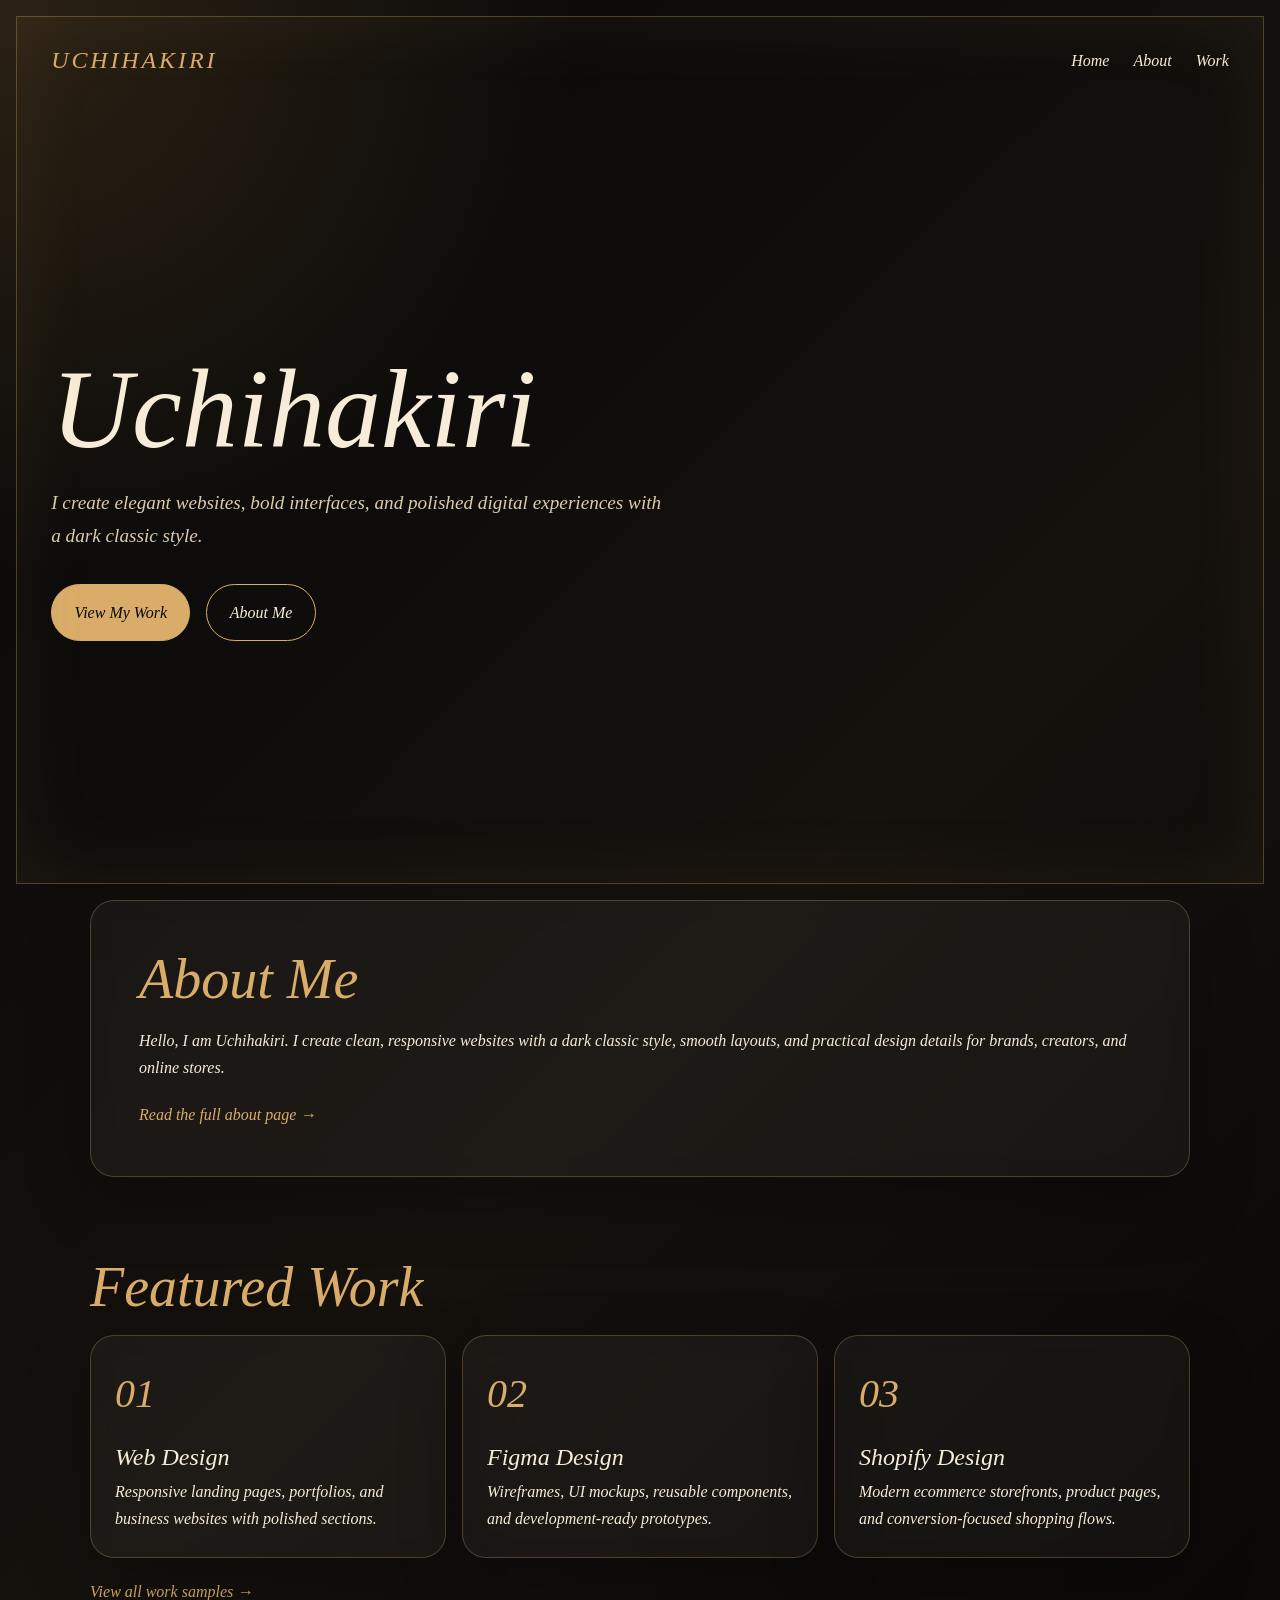
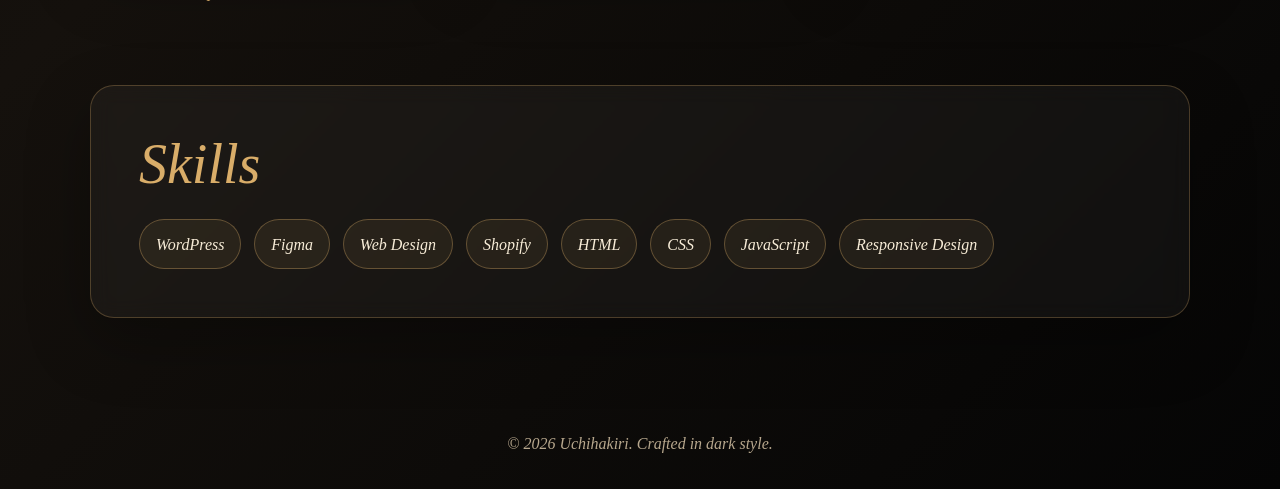
<file: index.html>
<!DOCTYPE html>
<html lang="en">
<head>
  <meta charset="UTF-8" />
  <meta name="viewport" content="width=device-width, initial-scale=1.0" />
  <title>Uchihakiri | Portfolio</title>
  <link rel="stylesheet" href="style.css" />
</head>
<body>
  <header class="hero">
    <nav class="nav">
      <a class="logo" href="index.html">Uchihakiri</a>
      <button class="menu-toggle" aria-label="Toggle navigation">☰</button>
      <ul class="nav-links">
        <li><a href="index.html">Home</a></li>
        <li><a href="about.html">About</a></li>
        <li><a href="work.html">Work</a></li>
      </ul>
    </nav>

    <section class="hero-content">
      <h1>Uchihakiri</h1>
      <p class="intro">I create elegant websites, bold interfaces, and polished digital experiences with a dark classic style.</p>
      <div class="actions">
        <a class="button" href="work.html">View My Work</a>
        <a class="button secondary" href="about.html">About Me</a>
      </div>
    </section>
  </header>

  <main>
    <section id="about" class="section card">
      <h2>About Me</h2>
      <p>
        Hello, I am Uchihakiri. I create clean, responsive websites with a dark classic style, smooth layouts,
        and practical design details for brands, creators, and online stores.
      </p>
      <a class="text-link" href="about.html">Read the full about page →</a>
    </section>

    <section id="work" class="section">
      <h2>Featured Work</h2>
      <div class="projects">
        <article class="project-card">
          <span>01</span>
          <h3>Web Design</h3>
          <p>Responsive landing pages, portfolios, and business websites with polished sections.</p>
        </article>
        <article class="project-card">
          <span>02</span>
          <h3>Figma Design</h3>
          <p>Wireframes, UI mockups, reusable components, and development-ready prototypes.</p>
        </article>
        <article class="project-card">
          <span>03</span>
          <h3>Shopify Design</h3>
          <p>Modern ecommerce storefronts, product pages, and conversion-focused shopping flows.</p>
        </article>
      </div>
      <a class="text-link" href="work.html">View all work samples →</a>
    </section>

    <section id="skills" class="section card">
      <h2>Skills</h2>
      <div class="skills-list">
        <span>WordPress</span>
        <span>Figma</span>
        <span>Web Design</span>
        <span>Shopify</span>
        <span>HTML</span>
        <span>CSS</span>
        <span>JavaScript</span>
        <span>Responsive Design</span>
      </div>
    </section>
  </main>

  <footer>
    <p>© <span id="year"></span> Uchihakiri. Crafted in dark style.</p>
  </footer>

  <script src="script.js"></script>
</body>
</html>
</file>
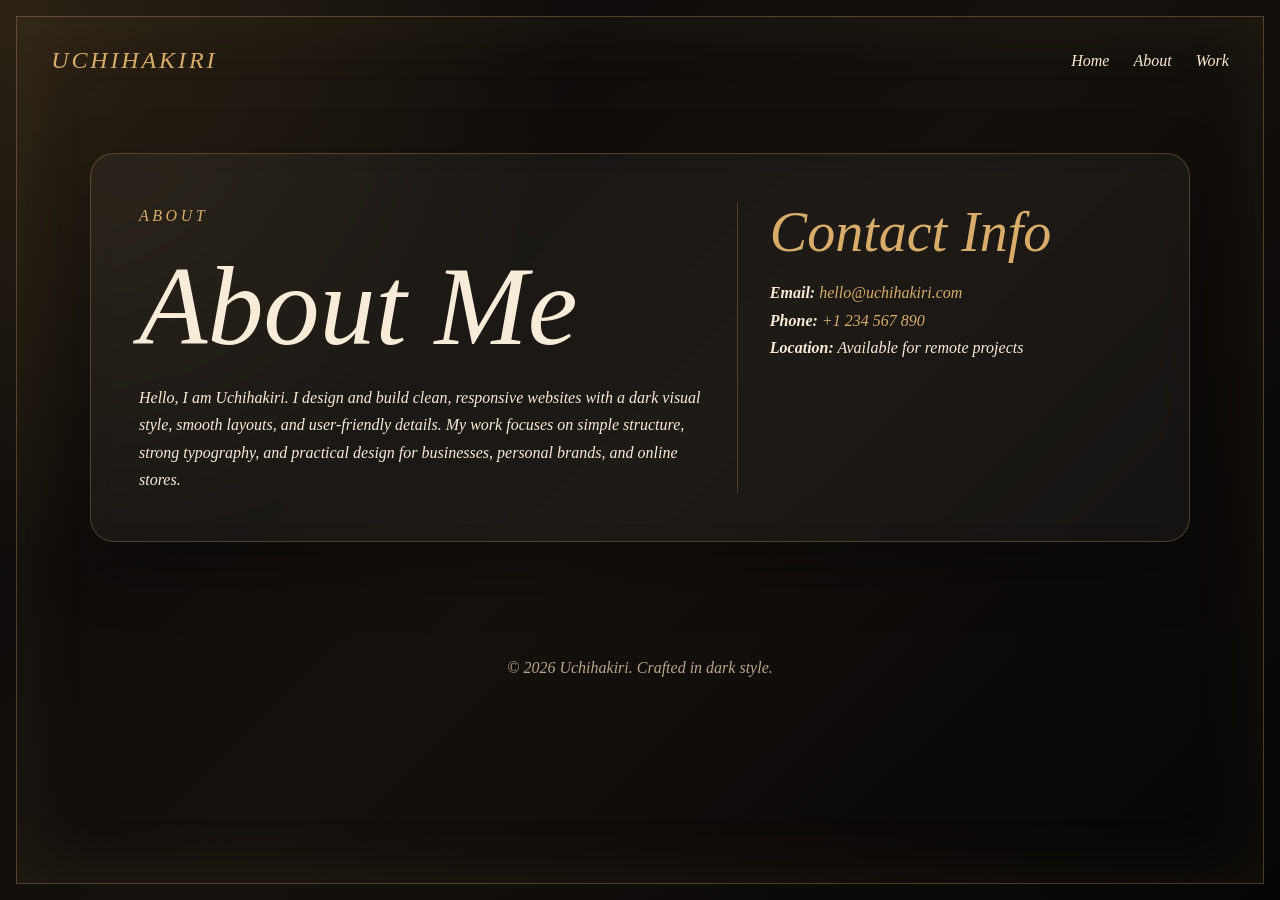
<file: about.html>
<!DOCTYPE html>
<html lang="en">
<head>
  <meta charset="UTF-8" />
  <meta name="viewport" content="width=device-width, initial-scale=1.0" />
  <title>About | Uchihakiri</title>
  <link rel="stylesheet" href="style.css" />
</head>
<body>
  <header class="page-header">
    <nav class="nav">
      <a class="logo" href="index.html">Uchihakiri</a>
      <button class="menu-toggle" aria-label="Toggle navigation">☰</button>
      <ul class="nav-links">
        <li><a href="index.html">Home</a></li>
        <li><a href="about.html">About</a></li>
        <li><a href="work.html">Work</a></li>
      </ul>
    </nav>
  </header>

  <main class="page-main">
    <section class="section card about-layout">
      <div>
        <p class="eyebrow">About</p>
        <h1>About Me</h1>
        <p>
          Hello, I am Uchihakiri. I design and build clean, responsive websites with a dark visual style,
          smooth layouts, and user-friendly details. My work focuses on simple structure, strong typography,
          and practical design for businesses, personal brands, and online stores.
        </p>
      </div>
      <div class="contact-panel">
        <h2>Contact Info</h2>
        <p><strong>Email:</strong> <a href="mailto:hello@uchihakiri.com">hello@uchihakiri.com</a></p>
        <p><strong>Phone:</strong> <a href="tel:+1234567890">+1 234 567 890</a></p>
        <p><strong>Location:</strong> Available for remote projects</p>
      </div>
    </section>
  </main>

  <footer>
    <p>© <span id="year"></span> Uchihakiri. Crafted in dark style.</p>
  </footer>

  <script src="script.js"></script>
</body>
</html>
</file>
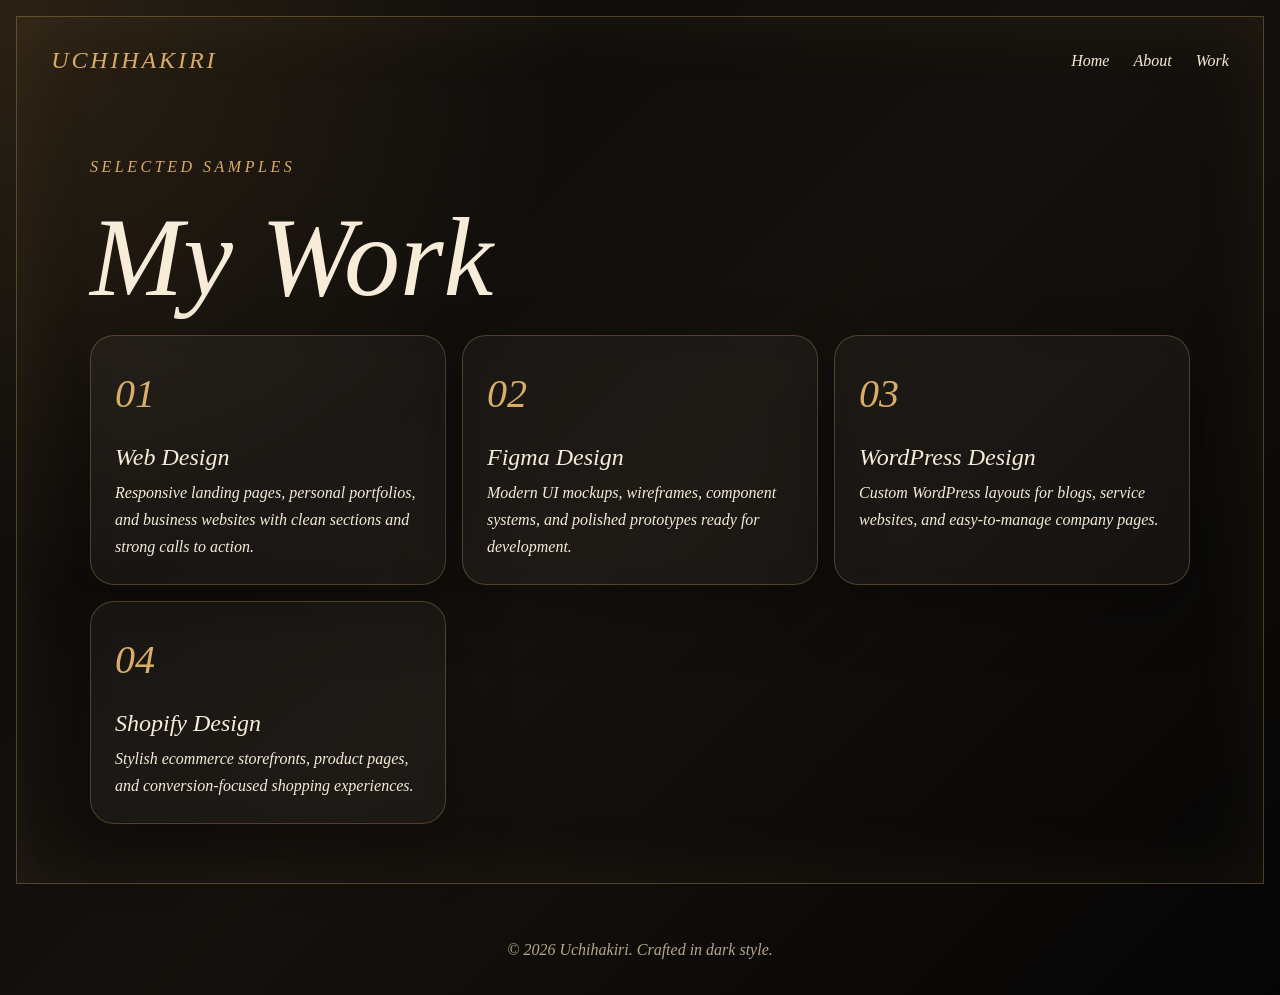
<file: work.html>
<!DOCTYPE html>
<html lang="en">
<head>
  <meta charset="UTF-8" />
  <meta name="viewport" content="width=device-width, initial-scale=1.0" />
  <title>Work | Uchihakiri</title>
  <link rel="stylesheet" href="style.css" />
</head>
<body>
  <header class="page-header">
    <nav class="nav">
      <a class="logo" href="index.html">Uchihakiri</a>
      <button class="menu-toggle" aria-label="Toggle navigation">☰</button>
      <ul class="nav-links">
        <li><a href="index.html">Home</a></li>
        <li><a href="about.html">About</a></li>
        <li><a href="work.html">Work</a></li>
      </ul>
    </nav>
  </header>

  <main class="page-main">
    <section class="section">
      <p class="eyebrow">Selected samples</p>
      <h1>My Work</h1>
      <div class="projects work-grid">
        <article class="project-card">
          <span>01</span>
          <h3>Web Design</h3>
          <p>Responsive landing pages, personal portfolios, and business websites with clean sections and strong calls to action.</p>
        </article>
        <article class="project-card">
          <span>02</span>
          <h3>Figma Design</h3>
          <p>Modern UI mockups, wireframes, component systems, and polished prototypes ready for development.</p>
        </article>
        <article class="project-card">
          <span>03</span>
          <h3>WordPress Design</h3>
          <p>Custom WordPress layouts for blogs, service websites, and easy-to-manage company pages.</p>
        </article>
        <article class="project-card">
          <span>04</span>
          <h3>Shopify Design</h3>
          <p>Stylish ecommerce storefronts, product pages, and conversion-focused shopping experiences.</p>
        </article>
      </div>
    </section>
  </main>

  <footer>
    <p>© <span id="year"></span> Uchihakiri. Crafted in dark style.</p>
  </footer>

  <script src="script.js"></script>
</body>
</html>
</file>
<file: style.css>
* {
  box-sizing: border-box;
  margin: 0;
  padding: 0;
}

html {
  scroll-behavior: smooth;
}

body {
  min-height: 100vh;
  color: #f7ecd7;
  background:
    radial-gradient(circle at top left, rgba(186, 136, 69, 0.2), transparent 36rem),
    linear-gradient(135deg, #080808 0%, #15110d 50%, #050505 100%);
  font-family: Georgia, 'Times New Roman', serif;
  font-style: italic;
  line-height: 1.7;
}

body::before {
  content: '';
  position: fixed;
  inset: 1rem;
  pointer-events: none;
  border: 1px solid rgba(218, 178, 108, 0.32);
  box-shadow: inset 0 0 5rem rgba(218, 178, 108, 0.08);
}

a {
  color: inherit;
  text-decoration: none;
}

.hero,
.page-header {
  display: flex;
  flex-direction: column;
  padding: 1.5rem clamp(1rem, 4vw, 4rem);
}

.hero {
  min-height: 100vh;
}

.page-header {
  min-height: auto;
}

.nav {
  display: flex;
  align-items: center;
  justify-content: space-between;
  padding: 1rem 0;
}

.logo {
  color: #d9ad69;
  font-size: 1.5rem;
  letter-spacing: 0.12em;
  text-transform: uppercase;
}

.nav-links {
  display: flex;
  gap: 1.5rem;
  list-style: none;
}

.nav-links a {
  transition: color 0.2s ease;
}

.nav-links a:hover {
  color: #d9ad69;
}

.menu-toggle {
  display: none;
  color: #f7ecd7;
  background: none;
  border: 1px solid rgba(217, 173, 105, 0.5);
  border-radius: 999px;
  padding: 0.35rem 0.65rem;
  font-size: 1.25rem;
}

.hero-content {
  max-width: 780px;
  margin: auto 0;
  padding: 5rem 0;
}

.page-main {
  padding-top: 2rem;
}

.actions {
  display: flex;
  flex-wrap: wrap;
  gap: 1rem;
}

.eyebrow {
  color: #d9ad69;
  letter-spacing: 0.22em;
  text-transform: uppercase;
}

h1,
h2,
h3 {
  font-weight: 500;
  line-height: 1.1;
}

h1 {
  margin: 1rem 0;
  font-size: clamp(3rem, 9vw, 7rem);
}

h2 {
  margin-bottom: 1rem;
  color: #d9ad69;
  font-size: clamp(2rem, 5vw, 3.5rem);
}

.intro {
  max-width: 620px;
  margin-bottom: 2rem;
  color: #dccbb0;
  font-size: 1.2rem;
}

.button {
  display: inline-block;
  border: 1px solid #d9ad69;
  border-radius: 999px;
  padding: 0.85rem 1.4rem;
  color: #080808;
  background: #d9ad69;
  transition: transform 0.2s ease, box-shadow 0.2s ease;
}

.button:hover {
  transform: translateY(-3px);
  box-shadow: 0 0.8rem 2rem rgba(217, 173, 105, 0.25);
}

.secondary {
  color: #f7ecd7;
  background: transparent;
}

.section {
  width: min(1100px, calc(100% - 2rem));
  margin: 0 auto 5rem;
}

.about-layout {
  display: grid;
  grid-template-columns: 1.4fr 1fr;
  gap: 2rem;
}

.contact-panel {
  border-left: 1px solid rgba(217, 173, 105, 0.28);
  padding-left: 2rem;
}

.contact-panel a {
  color: #d9ad69;
}

.work-grid {
  grid-template-columns: repeat(4, 1fr);
}

.card,
.project-card {
  border: 1px solid rgba(217, 173, 105, 0.28);
  border-radius: 1.5rem;
  background: rgba(255, 255, 255, 0.04);
  box-shadow: 0 1.5rem 4rem rgba(0, 0, 0, 0.28);
  backdrop-filter: blur(10px);
}

.card {
  padding: clamp(1.5rem, 4vw, 3rem);
}

.projects {
  display: grid;
  grid-template-columns: repeat(3, 1fr);
  gap: 1rem;
}

.project-card {
  padding: 1.5rem;
}

.project-card span {
  color: #d9ad69;
  font-size: 2.5rem;
}

.project-card h3 {
  margin: 1rem 0 0.5rem;
  font-size: 1.5rem;
}


.text-link {
  display: inline-block;
  margin-top: 1.25rem;
  color: #d9ad69;
  transition: color 0.2s ease, transform 0.2s ease;
}

.text-link:hover {
  color: #f7ecd7;
  transform: translateX(0.25rem);
}

.skills-list {
  display: flex;
  flex-wrap: wrap;
  gap: 0.8rem;
  margin-top: 1.5rem;
}

.skills-list span {
  border: 1px solid rgba(217, 173, 105, 0.35);
  border-radius: 999px;
  padding: 0.65rem 1rem;
  color: #f7ecd7;
  background: rgba(217, 173, 105, 0.08);
}

.contact {
  text-align: center;
}

.contact p {
  margin-bottom: 1.5rem;
}

footer {
  padding: 2rem;
  color: #b7a78d;
  text-align: center;
}

@media (max-width: 760px) {
  .menu-toggle {
    display: block;
  }

  .nav-links {
    position: absolute;
    top: 5rem;
    right: 1rem;
    display: none;
    flex-direction: column;
    width: min(14rem, calc(100% - 2rem));
    padding: 1rem;
    border: 1px solid rgba(217, 173, 105, 0.35);
    border-radius: 1rem;
    background: rgba(8, 8, 8, 0.95);
  }

  .nav-links.open {
    display: flex;
  }

  .projects,
  .work-grid,
  .about-layout {
    grid-template-columns: 1fr;
  }

  .contact-panel {
    border-left: none;
    border-top: 1px solid rgba(217, 173, 105, 0.28);
    padding-left: 0;
    padding-top: 2rem;
  }
}
</file>
